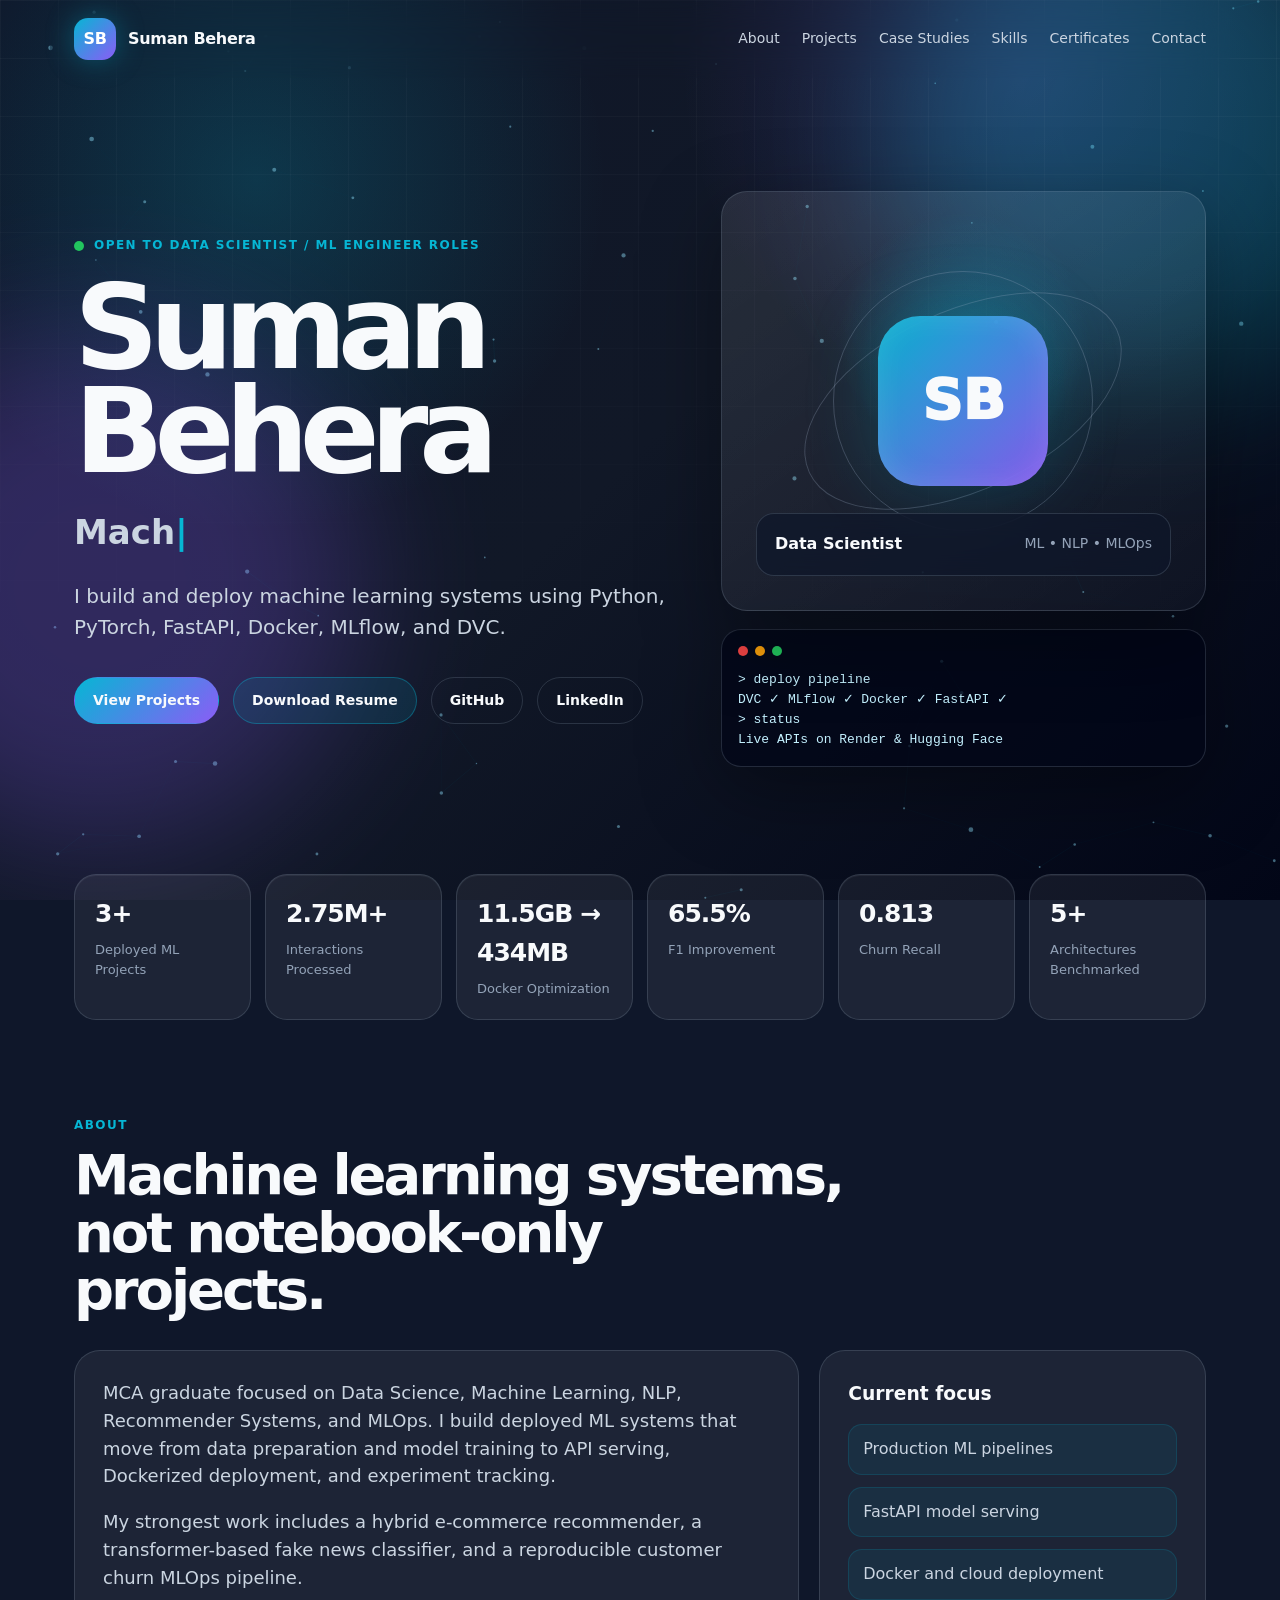
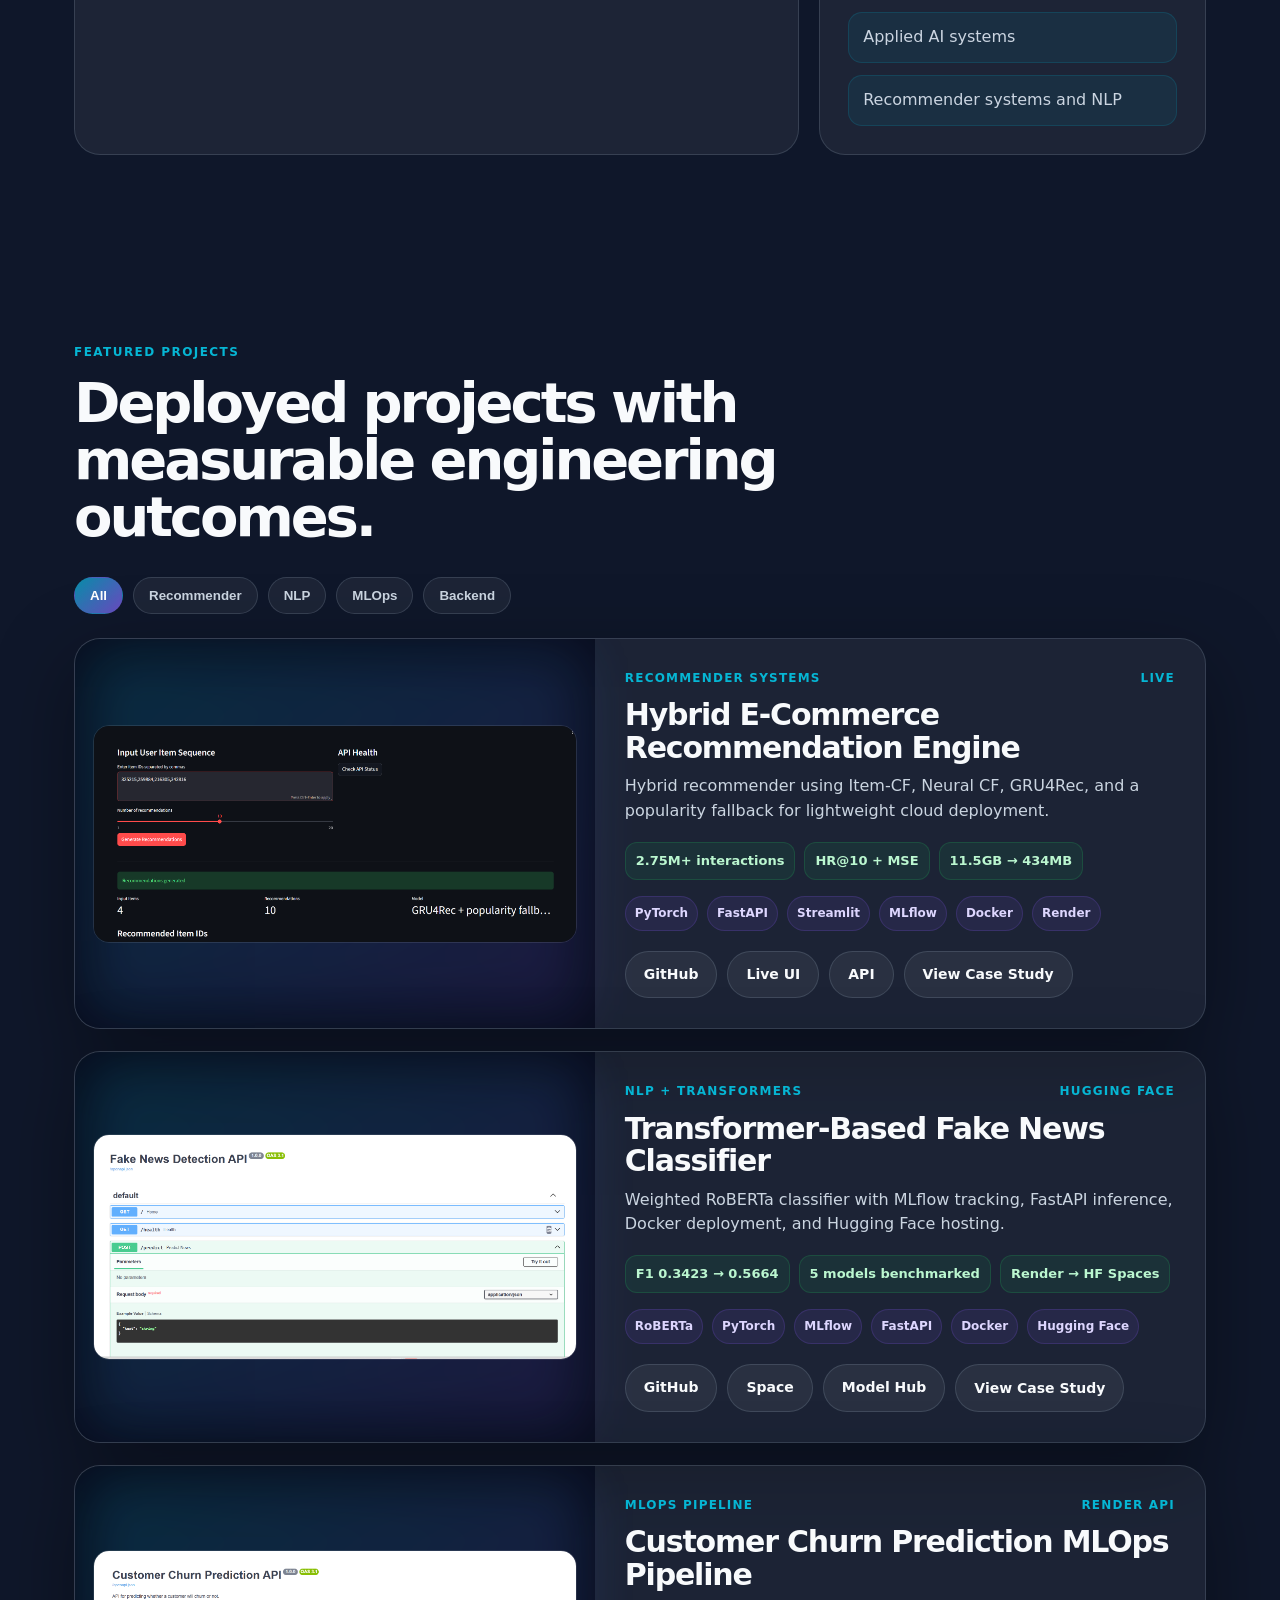
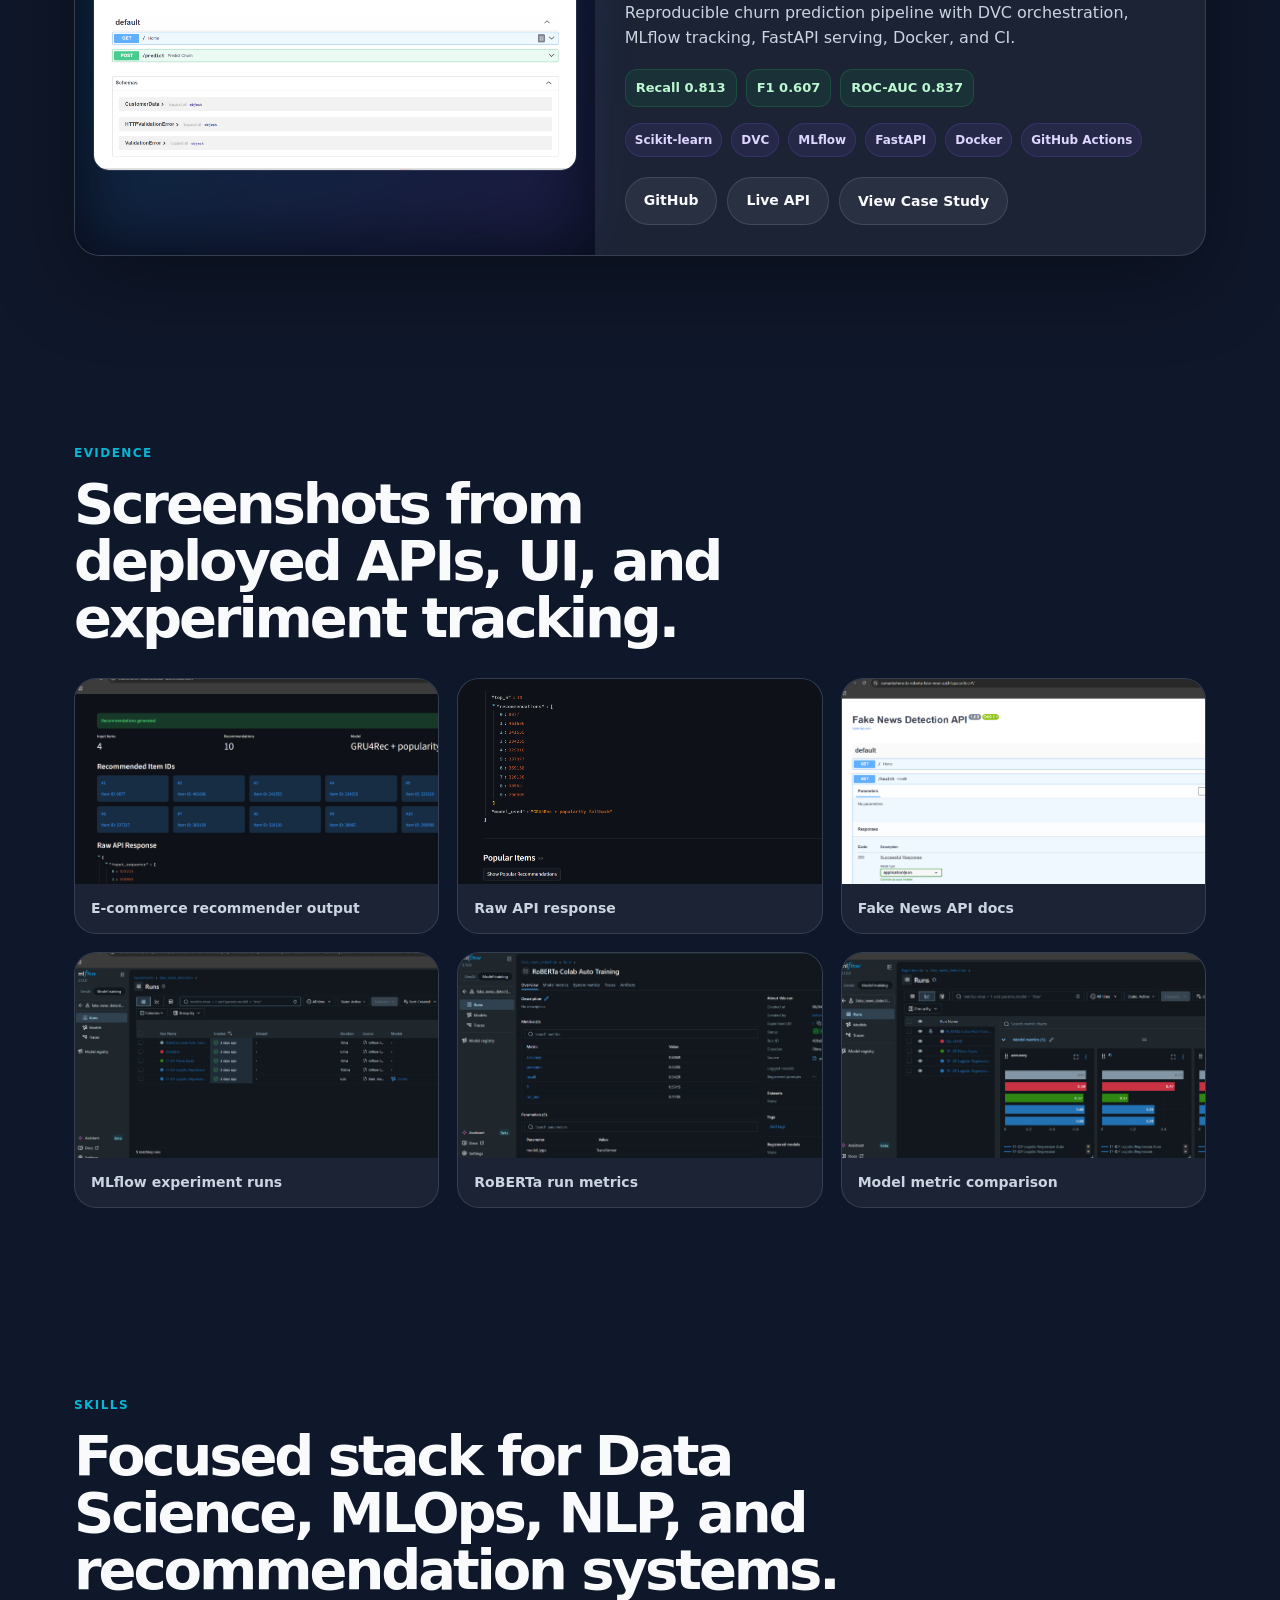
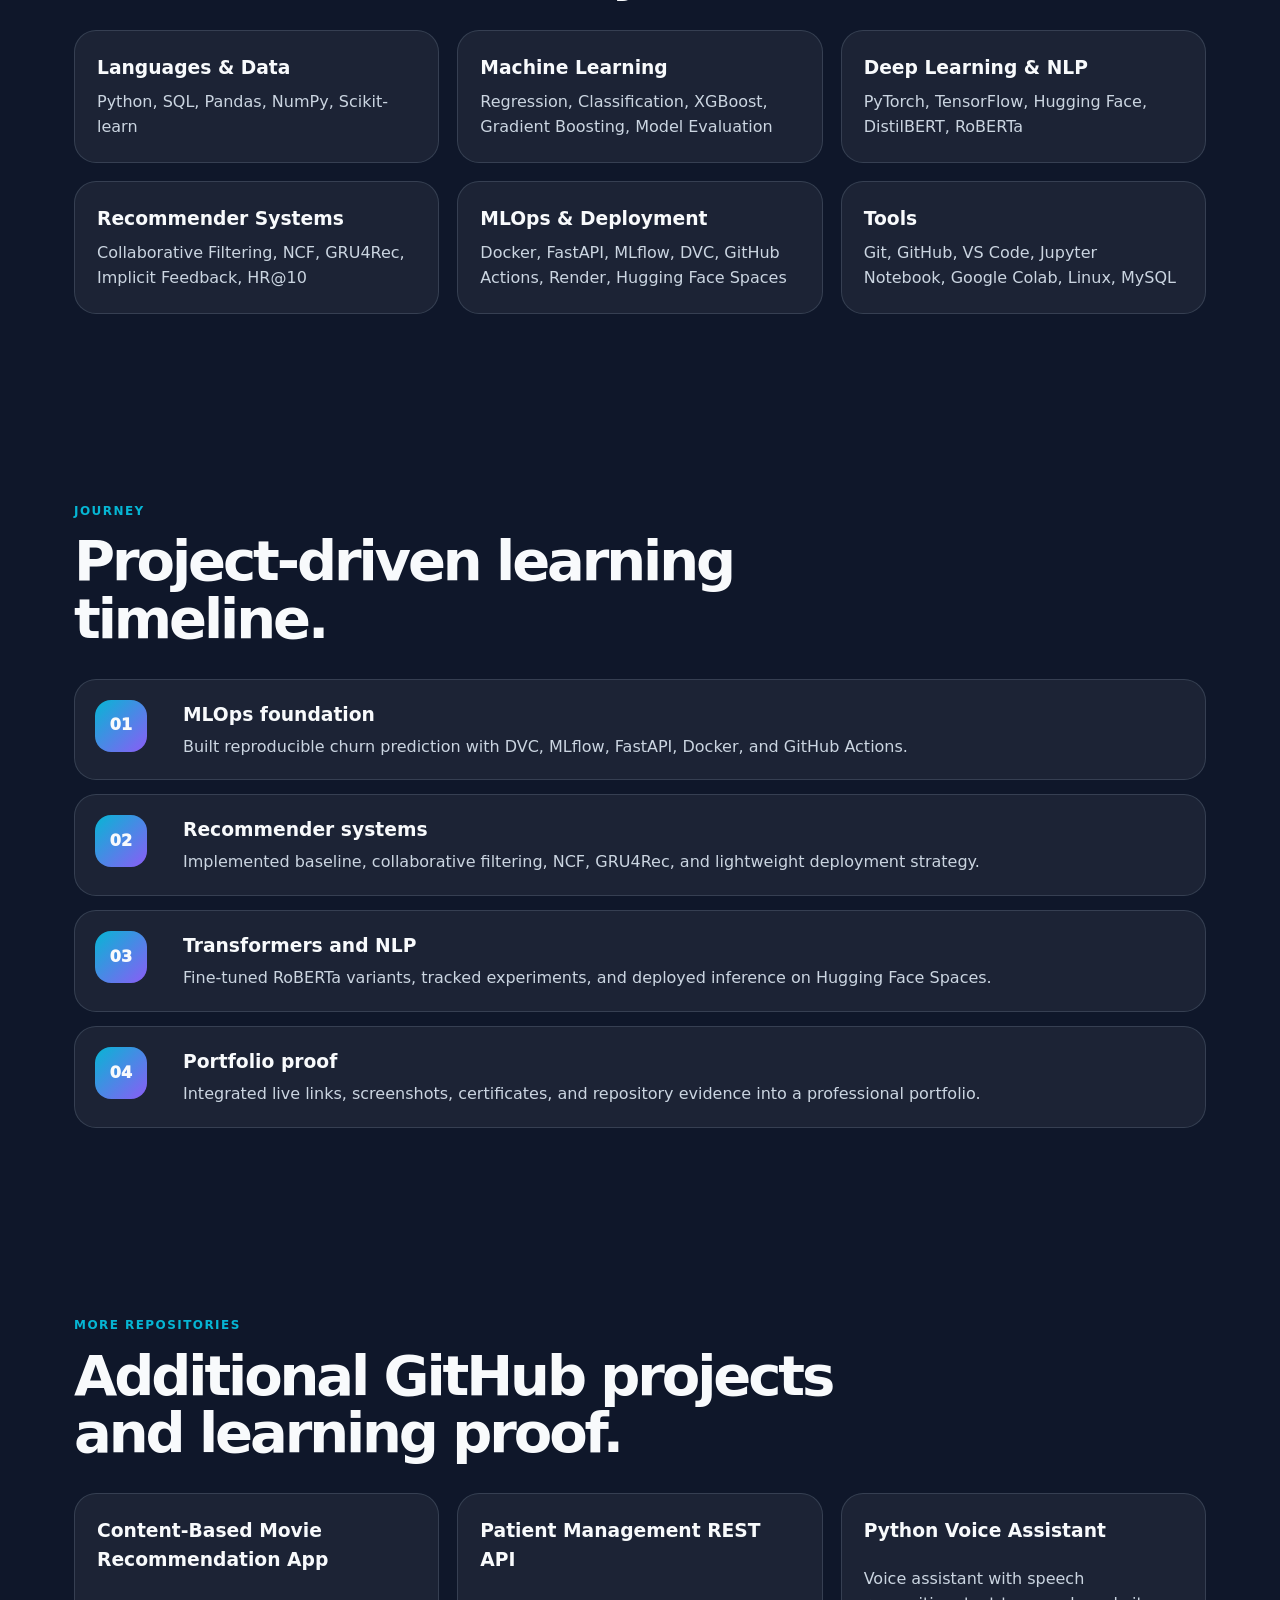
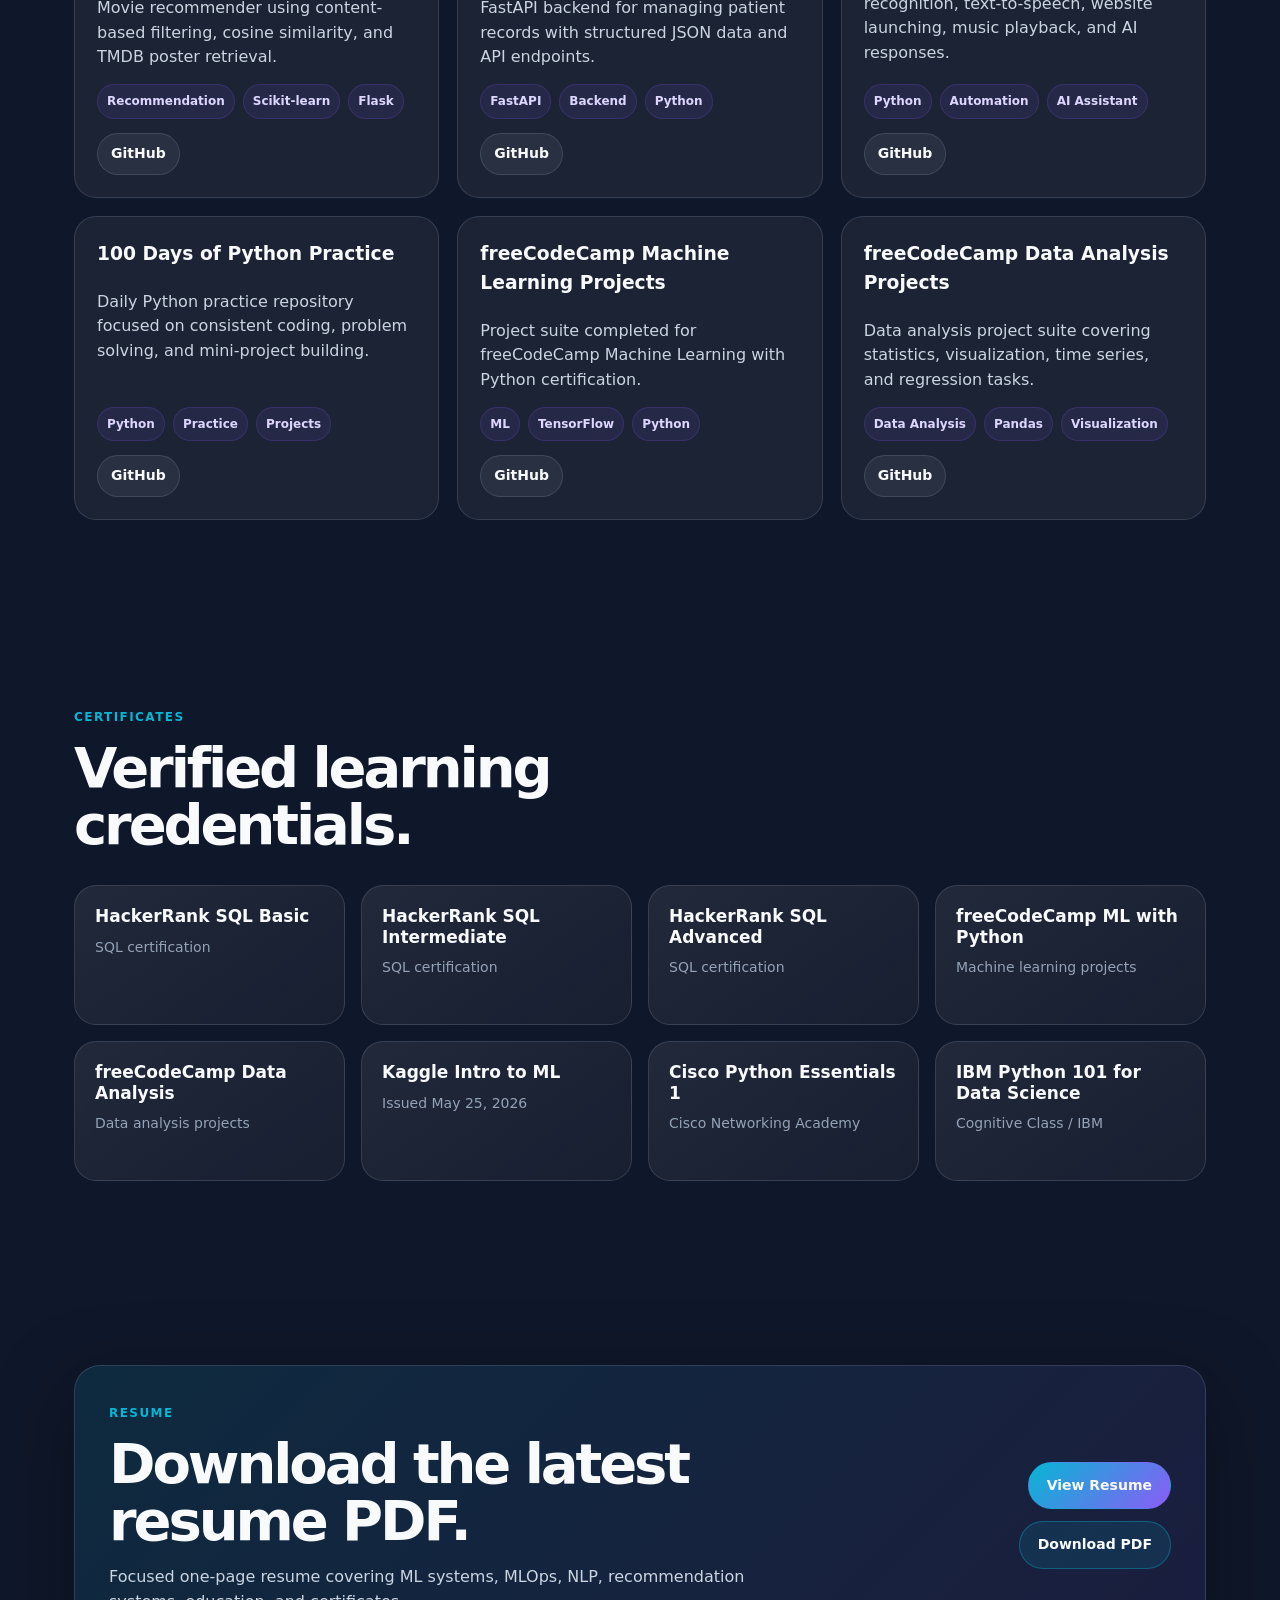
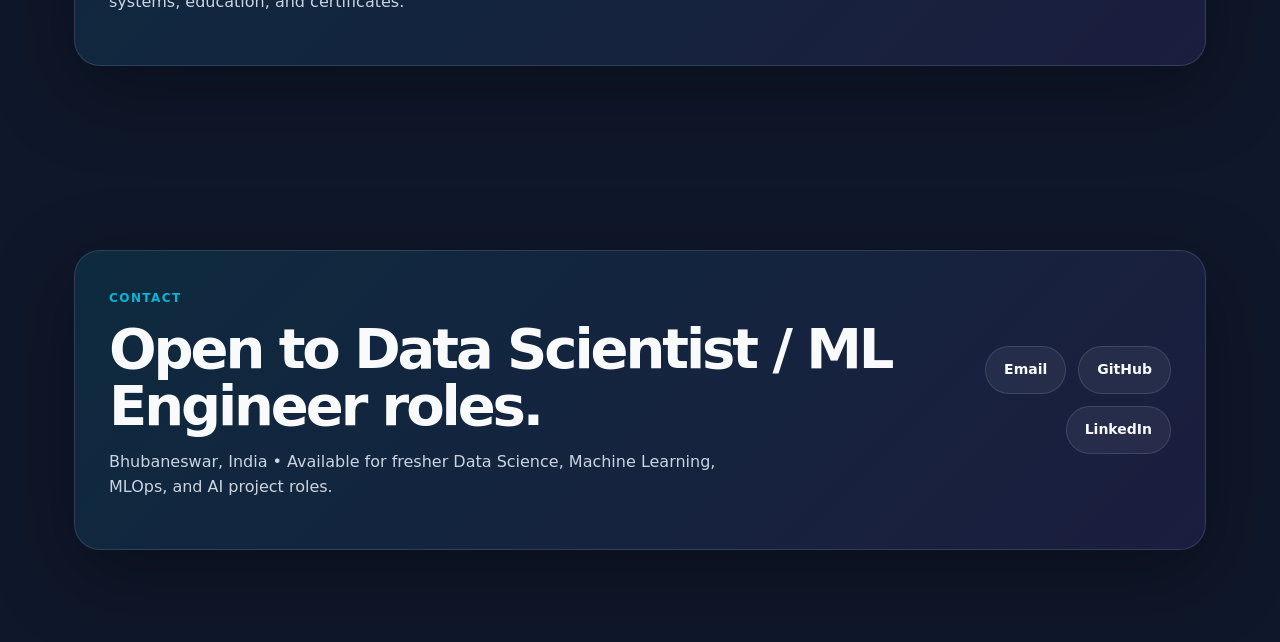
<file: index.html>
<!DOCTYPE html>
<html lang="en">
<head>
  <meta charset="UTF-8" />
  <meta name="viewport" content="width=device-width, initial-scale=1.0" />
  <meta name="description" content="Suman Behera - Data Scientist portfolio with deployed ML, MLOps, NLP, and recommender system projects." />
  <meta name="keywords" content="Suman Behera, Data Scientist, Machine Learning, MLOps, FastAPI, Docker, MLflow, DVC, PyTorch, Recommender Systems, NLP" />
  <meta name="author" content="Suman Behera" />
  <title>Suman Behera | Data Scientist Portfolio</title>
  <link rel="stylesheet" href="style.css" />
</head>
<body>
  <div class="site-bg">
    <canvas id="particleCanvas" aria-hidden="true"></canvas>
    <div class="gradient-orb orb-one"></div>
    <div class="gradient-orb orb-two"></div>
    <div class="grid-overlay"></div>
  </div>

  <header class="navbar" id="navbar">
    <a class="brand" href="#home" aria-label="Go to home">
      <span class="brand-mark">SB</span>
      <span class="brand-text">Suman Behera</span>
    </a>
    <nav class="nav-links" id="navLinks">
      <a href="#about">About</a>
      <a href="#projects">Projects</a>
      <a href="#case-studies">Case Studies</a>
      <a href="#skills">Skills</a>
      <a href="#certificates">Certificates</a>
      <a href="#contact">Contact</a>
    </nav>
    <button class="nav-toggle" id="navToggle" aria-label="Toggle navigation">☰</button>
  </header>

  <main>
    <section class="hero section" id="home">
      <div class="hero-content reveal">
        <div class="eyebrow"><span class="pulse-dot"></span> Open to Data Scientist / ML Engineer roles</div>
        <h1>Suman Behera</h1>
        <div class="typing-line" aria-label="Data Scientist, Machine Learning, MLOps">
          <span id="typedText"></span><span class="cursor">|</span>
        </div>
        <p class="hero-subtitle">I build and deploy machine learning systems using Python, PyTorch, FastAPI, Docker, MLflow, and DVC.</p>
        <div class="hero-actions">
          <a class="btn primary" href="#projects">View Projects</a>
          <a class="btn secondary" href="assets/resume/Suman_Behera_Resume.pdf" target="_blank" rel="noopener">Download Resume</a>
          <a class="btn ghost" href="https://github.com/sumanbehera-ds" target="_blank" rel="noopener">GitHub</a>
          <a class="btn ghost" href="https://www.linkedin.com/in/suman-01-behera" target="_blank" rel="noopener">LinkedIn</a>
        </div>
      </div>

      <aside class="hero-visual reveal delay-1" aria-label="Profile summary card">
        <div class="avatar-card">
          <div class="avatar-orbit orbit-a"></div>
          <div class="avatar-orbit orbit-b"></div>
          <div class="avatar-core">SB</div>
          <div class="avatar-meta">
            <strong>Data Scientist</strong>
            <span>ML • NLP • MLOps</span>
          </div>
        </div>
        <div class="mini-terminal">
          <div class="terminal-bar"><span></span><span></span><span></span></div>
          <pre><code>&gt; deploy pipeline
DVC ✓ MLflow ✓ Docker ✓ FastAPI ✓
&gt; status
Live APIs on Render & Hugging Face</code></pre>
        </div>
      </aside>
    </section>

    <section class="impact-strip reveal" aria-label="Impact metrics">
      <article><strong>3+</strong><span>Deployed ML Projects</span></article>
      <article><strong>2.75M+</strong><span>Interactions Processed</span></article>
      <article><strong>11.5GB → 434MB</strong><span>Docker Optimization</span></article>
      <article><strong>65.5%</strong><span>F1 Improvement</span></article>
      <article><strong>0.813</strong><span>Churn Recall</span></article>
      <article><strong>5+</strong><span>Architectures Benchmarked</span></article>
    </section>

    <section class="section about" id="about">
      <div class="section-header reveal">
        <span class="section-kicker">About</span>
        <h2>Machine learning systems, not notebook-only projects.</h2>
      </div>
      <div class="about-grid">
        <div class="about-card glass reveal">
          <p>MCA graduate focused on Data Science, Machine Learning, NLP, Recommender Systems, and MLOps. I build deployed ML systems that move from data preparation and model training to API serving, Dockerized deployment, and experiment tracking.</p>
          <p>My strongest work includes a hybrid e-commerce recommender, a transformer-based fake news classifier, and a reproducible customer churn MLOps pipeline.</p>
        </div>
        <div class="about-card stack-card reveal delay-1">
          <h3>Current focus</h3>
          <ul>
            <li>Production ML pipelines</li>
            <li>FastAPI model serving</li>
            <li>Docker and cloud deployment</li>
            <li>Applied AI systems</li>
            <li>Recommender systems and NLP</li>
          </ul>
        </div>
      </div>
    </section>

    <section class="section projects" id="projects">
      <div class="section-header reveal">
        <span class="section-kicker">Featured Projects</span>
        <h2>Deployed projects with measurable engineering outcomes.</h2>
      </div>

      <div class="filter-row reveal">
        <button class="filter-btn active" data-filter="all">All</button>
        <button class="filter-btn" data-filter="recommender">Recommender</button>
        <button class="filter-btn" data-filter="nlp">NLP</button>
        <button class="filter-btn" data-filter="mlops">MLOps</button>
        <button class="filter-btn" data-filter="backend">Backend</button>
      </div>

      <div class="project-grid">
        <article class="project-card featured reveal" data-category="recommender mlops">
          <div class="project-image frame-glow">
            <img src="assets/screenshots/ecommerce-results.png" alt="E-commerce recommender generated recommendations" />
          </div>
          <div class="project-body">
            <div class="project-topline"><span>Recommender Systems</span><span>Live</span></div>
            <h3>Hybrid E-Commerce Recommendation Engine</h3>
            <p>Hybrid recommender using Item-CF, Neural CF, GRU4Rec, and a popularity fallback for lightweight cloud deployment.</p>
            <div class="project-metrics">
              <span>2.75M+ interactions</span>
              <span>HR@10 + MSE</span>
              <span>11.5GB → 434MB</span>
            </div>
            <div class="tech-tags">
              <span>PyTorch</span><span>FastAPI</span><span>Streamlit</span><span>MLflow</span><span>Docker</span><span>Render</span>
            </div>
            <div class="project-actions">
              <a href="https://github.com/sumanbehera-ds/hybrid-ecommerce-recommender-system" target="_blank" rel="noopener">GitHub</a>
              <a href="https://ecommerce-recommender-ui.onrender.com" target="_blank" rel="noopener">Live UI</a>
              <a href="https://ecommerce-recommender-api-slg9.onrender.com" target="_blank" rel="noopener">API</a>
              <button class="case-btn" data-case="recommender">View Case Study</button>
            </div>
          </div>
        </article>

        <article class="project-card featured reveal" data-category="nlp mlops">
          <div class="project-image frame-glow">
            <img src="assets/screenshots/fake-news-docs-predict.png" alt="Fake News API Swagger docs predict endpoint" />
          </div>
          <div class="project-body">
            <div class="project-topline"><span>NLP + Transformers</span><span>Hugging Face</span></div>
            <h3>Transformer-Based Fake News Classifier</h3>
            <p>Weighted RoBERTa classifier with MLflow tracking, FastAPI inference, Docker deployment, and Hugging Face hosting.</p>
            <div class="project-metrics">
              <span>F1 0.3423 → 0.5664</span>
              <span>5 models benchmarked</span>
              <span>Render → HF Spaces</span>
            </div>
            <div class="tech-tags">
              <span>RoBERTa</span><span>PyTorch</span><span>MLflow</span><span>FastAPI</span><span>Docker</span><span>Hugging Face</span>
            </div>
            <div class="project-actions">
              <a href="https://github.com/sumanbehera-ds/transformer-fake-news-detection" target="_blank" rel="noopener">GitHub</a>
              <a href="https://huggingface.co/spaces/sumanbehera-ds/roberta-fake-news-api" target="_blank" rel="noopener">Space</a>
              <a href="https://huggingface.co/sumanbehera-ds/roberta-fake-news-detector" target="_blank" rel="noopener">Model Hub</a>
              <button class="case-btn" data-case="fakeNews">View Case Study</button>
            </div>
          </div>
        </article>

        <article class="project-card featured reveal" data-category="mlops backend">
          <div class="project-image frame-glow">
            <img src="assets/screenshots/churn-api-docs.png" alt="Customer churn FastAPI Swagger docs" />
          </div>
          <div class="project-body">
            <div class="project-topline"><span>MLOps Pipeline</span><span>Render API</span></div>
            <h3>Customer Churn Prediction MLOps Pipeline</h3>
            <p>Reproducible churn prediction pipeline with DVC orchestration, MLflow tracking, FastAPI serving, Docker, and CI.</p>
            <div class="project-metrics">
              <span>Recall 0.813</span>
              <span>F1 0.607</span>
              <span>ROC-AUC 0.837</span>
            </div>
            <div class="tech-tags">
              <span>Scikit-learn</span><span>DVC</span><span>MLflow</span><span>FastAPI</span><span>Docker</span><span>GitHub Actions</span>
            </div>
            <div class="project-actions">
              <a href="https://github.com/sumanbehera-ds/customer-churn-mlops-pipeline" target="_blank" rel="noopener">GitHub</a>
              <a href="https://customer-churn-mlops-pipeline-85tj.onrender.com" target="_blank" rel="noopener">Live API</a>
              <button class="case-btn" data-case="churn">View Case Study</button>
            </div>
          </div>
        </article>
      </div>
    </section>

    <section class="section screenshots" id="case-studies">
      <div class="section-header reveal">
        <span class="section-kicker">Evidence</span>
        <h2>Screenshots from deployed APIs, UI, and experiment tracking.</h2>
      </div>
      <div class="screenshot-grid reveal">
        <figure><img src="assets/screenshots/ecommerce-generated-full.png" alt="Recommender generated recommendations" /><figcaption>E-commerce recommender output</figcaption></figure>
        <figure><img src="assets/screenshots/ecommerce-api-response.png" alt="Raw recommender API response" /><figcaption>Raw API response</figcaption></figure>
        <figure><img src="assets/screenshots/fake-news-docs-health.png" alt="Fake News API docs health endpoint" /><figcaption>Fake News API docs</figcaption></figure>
        <figure><img src="assets/screenshots/mlflow-runs.png" alt="MLflow experiment runs" /><figcaption>MLflow experiment runs</figcaption></figure>
        <figure><img src="assets/screenshots/mlflow-run-details.png" alt="MLflow RoBERTa run details" /><figcaption>RoBERTa run metrics</figcaption></figure>
        <figure><img src="assets/screenshots/mlflow-metric-charts.png" alt="MLflow metric charts" /><figcaption>Model metric comparison</figcaption></figure>
      </div>
    </section>

    <section class="section skills" id="skills">
      <div class="section-header reveal">
        <span class="section-kicker">Skills</span>
        <h2>Focused stack for Data Science, MLOps, NLP, and recommendation systems.</h2>
      </div>
      <div class="skill-grid reveal">
        <article><h3>Languages & Data</h3><p>Python, SQL, Pandas, NumPy, Scikit-learn</p></article>
        <article><h3>Machine Learning</h3><p>Regression, Classification, XGBoost, Gradient Boosting, Model Evaluation</p></article>
        <article><h3>Deep Learning & NLP</h3><p>PyTorch, TensorFlow, Hugging Face, DistilBERT, RoBERTa</p></article>
        <article><h3>Recommender Systems</h3><p>Collaborative Filtering, NCF, GRU4Rec, Implicit Feedback, HR@10</p></article>
        <article><h3>MLOps & Deployment</h3><p>Docker, FastAPI, MLflow, DVC, GitHub Actions, Render, Hugging Face Spaces</p></article>
        <article><h3>Tools</h3><p>Git, GitHub, VS Code, Jupyter Notebook, Google Colab, Linux, MySQL</p></article>
      </div>
    </section>

    <section class="section timeline" id="journey">
      <div class="section-header reveal">
        <span class="section-kicker">Journey</span>
        <h2>Project-driven learning timeline.</h2>
      </div>
      <div class="timeline-list reveal">
        <article><span>01</span><div><h3>MLOps foundation</h3><p>Built reproducible churn prediction with DVC, MLflow, FastAPI, Docker, and GitHub Actions.</p></div></article>
        <article><span>02</span><div><h3>Recommender systems</h3><p>Implemented baseline, collaborative filtering, NCF, GRU4Rec, and lightweight deployment strategy.</p></div></article>
        <article><span>03</span><div><h3>Transformers and NLP</h3><p>Fine-tuned RoBERTa variants, tracked experiments, and deployed inference on Hugging Face Spaces.</p></div></article>
        <article><span>04</span><div><h3>Portfolio proof</h3><p>Integrated live links, screenshots, certificates, and repository evidence into a professional portfolio.</p></div></article>
      </div>
    </section>

    <section class="section repositories" id="repositories">
      <div class="section-header reveal">
        <span class="section-kicker">More Repositories</span>
        <h2>Additional GitHub projects and learning proof.</h2>
      </div>
      <div class="repo-grid reveal">
        <article><h3>Content-Based Movie Recommendation App</h3><p>Movie recommender using content-based filtering, cosine similarity, and TMDB poster retrieval.</p><div><span>Recommendation</span><span>Scikit-learn</span><span>Flask</span></div><a href="https://github.com/sumanbehera-ds/ml-movie-recommender" target="_blank" rel="noopener">GitHub</a></article>
        <article><h3>Patient Management REST API</h3><p>FastAPI backend for managing patient records with structured JSON data and API endpoints.</p><div><span>FastAPI</span><span>Backend</span><span>Python</span></div><a href="https://github.com/sumanbehera-ds/fastapi-patient-management-api" target="_blank" rel="noopener">GitHub</a></article>
        <article><h3>Python Voice Assistant</h3><p>Voice assistant with speech recognition, text-to-speech, website launching, music playback, and AI responses.</p><div><span>Python</span><span>Automation</span><span>AI Assistant</span></div><a href="https://github.com/sumanbehera-ds/JARVIS-MEGE-PROJECT" target="_blank" rel="noopener">GitHub</a></article>
        <article><h3>100 Days of Python Practice</h3><p>Daily Python practice repository focused on consistent coding, problem solving, and mini-project building.</p><div><span>Python</span><span>Practice</span><span>Projects</span></div><a href="https://github.com/sumanbehera-ds/100-days-of-python-mini-projects" target="_blank" rel="noopener">GitHub</a></article>
        <article><h3>freeCodeCamp Machine Learning Projects</h3><p>Project suite completed for freeCodeCamp Machine Learning with Python certification.</p><div><span>ML</span><span>TensorFlow</span><span>Python</span></div><a href="https://github.com/sumanbehera-ds/freecodecamp-machine-learning" target="_blank" rel="noopener">GitHub</a></article>
        <article><h3>freeCodeCamp Data Analysis Projects</h3><p>Data analysis project suite covering statistics, visualization, time series, and regression tasks.</p><div><span>Data Analysis</span><span>Pandas</span><span>Visualization</span></div><a href="https://github.com/sumanbehera-ds/freecodecamp-data-analysis" target="_blank" rel="noopener">GitHub</a></article>
      </div>
    </section>

    <section class="section certificates" id="certificates">
      <div class="section-header reveal">
        <span class="section-kicker">Certificates</span>
        <h2>Verified learning credentials.</h2>
      </div>
      <div class="cert-grid reveal">
        <a href="https://www.hackerrank.com/certificates/263adc0590ca" target="_blank" rel="noopener"><strong>HackerRank SQL Basic</strong><span>SQL certification</span></a>
        <a href="https://www.hackerrank.com/certificates/58d46fdcaf39" target="_blank" rel="noopener"><strong>HackerRank SQL Intermediate</strong><span>SQL certification</span></a>
        <a href="https://www.hackerrank.com/certificates/bc74e6e40852" target="_blank" rel="noopener"><strong>HackerRank SQL Advanced</strong><span>SQL certification</span></a>
        <a href="https://freecodecamp.org/certification/sumanbehera-ds/machine-learning-with-python-v7" target="_blank" rel="noopener"><strong>freeCodeCamp ML with Python</strong><span>Machine learning projects</span></a>
        <a href="https://freecodecamp.org/certification/sumanbehera-ds/data-analysis-with-python-v7" target="_blank" rel="noopener"><strong>freeCodeCamp Data Analysis</strong><span>Data analysis projects</span></a>
        <a href="https://www.kaggle.com/learn/certification/sumanbehera01/intro-to-machine-learning" target="_blank" rel="noopener"><strong>Kaggle Intro to ML</strong><span>Issued May 25, 2026</span></a>
        <a href="assets/certificates/Cisco_Python_Essentials_1.pdf" target="_blank" rel="noopener"><strong>Cisco Python Essentials 1</strong><span>Cisco Networking Academy</span></a>
        <a href="https://courses.cognitiveclass.ai/certificates/c2005e0d2fef4bd1b88272810779b96e" target="_blank" rel="noopener"><strong>IBM Python 101 for Data Science</strong><span>Cognitive Class / IBM</span></a>
      </div>
    </section>

    <section class="section resume" id="resume">
      <div class="resume-panel reveal">
        <div>
          <span class="section-kicker">Resume</span>
          <h2>Download the latest resume PDF.</h2>
          <p>Focused one-page resume covering ML systems, MLOps, NLP, recommendation systems, education, and certificates.</p>
        </div>
        <div class="resume-actions">
          <a class="btn primary" href="assets/resume/Suman_Behera_Resume.pdf" target="_blank" rel="noopener">View Resume</a>
          <a class="btn secondary" href="assets/resume/Suman_Behera_Resume.pdf" download>Download PDF</a>
        </div>
      </div>
    </section>

    <section class="section contact" id="contact">
      <div class="contact-card reveal">
        <div>
          <span class="section-kicker">Contact</span>
          <h2>Open to Data Scientist / ML Engineer roles.</h2>
          <p>Bhubaneswar, India • Available for fresher Data Science, Machine Learning, MLOps, and AI project roles.</p>
        </div>
        <div class="contact-links">
          <a href="mailto:beherasuman44444@gmail.com">Email</a>
          <a href="https://github.com/sumanbehera-ds" target="_blank" rel="noopener">GitHub</a>
          <a href="https://www.linkedin.com/in/suman-01-behera" target="_blank" rel="noopener">LinkedIn</a>
        </div>
      </div>
    </section>
  </main>

  <div class="modal" id="caseModal" aria-hidden="true">
    <div class="modal-backdrop" data-close-modal></div>
    <div class="modal-panel" role="dialog" aria-modal="true" aria-labelledby="modalTitle">
      <button class="modal-close" data-close-modal aria-label="Close case study">×</button>
      <div id="modalContent"></div>
    </div>
  </div>

  <button class="back-to-top" id="backToTop" aria-label="Back to top">↑</button>
  <script src="script.js"></script>
</body>
</html>
</file>
<file: style.css>
:root {
  --bg: #0f172a;
  --bg-2: #111827;
  --card: rgba(15, 23, 42, 0.72);
  --card-strong: rgba(15, 23, 42, 0.92);
  --text: #f8fafc;
  --muted: #94a3b8;
  --muted-2: #cbd5e1;
  --cyan: #06b6d4;
  --purple: #8b5cf6;
  --green: #22c55e;
  --border: rgba(148, 163, 184, 0.22);
  --shadow: 0 24px 80px rgba(0, 0, 0, 0.35);
  --radius: 26px;
  --max: 1180px;
}

* { box-sizing: border-box; }
html { scroll-behavior: smooth; }
body {
  margin: 0;
  font-family: Inter, ui-sans-serif, system-ui, -apple-system, BlinkMacSystemFont, "Segoe UI", sans-serif;
  color: var(--text);
  background: var(--bg);
  line-height: 1.55;
  overflow-x: hidden;
}

a { color: inherit; text-decoration: none; }
img { max-width: 100%; display: block; }
button, a { -webkit-tap-highlight-color: transparent; }

.site-bg { position: fixed; inset: 0; z-index: -5; overflow: hidden; background: radial-gradient(circle at 20% 20%, rgba(6, 182, 212, .20), transparent 28%), radial-gradient(circle at 80% 8%, rgba(139, 92, 246, .21), transparent 26%), linear-gradient(135deg, #0f172a 0%, #111827 50%, #020617 100%); }
#particleCanvas { position: absolute; inset: 0; width: 100%; height: 100%; opacity: .60; }
.gradient-orb { position: absolute; width: 520px; height: 520px; border-radius: 999px; filter: blur(72px); opacity: .26; animation: drift 12s ease-in-out infinite alternate; }
.orb-one { top: -130px; right: -120px; background: var(--cyan); }
.orb-two { bottom: 6%; left: -160px; background: var(--purple); animation-delay: -4s; }
.grid-overlay { position: absolute; inset: 0; background-image: linear-gradient(rgba(255,255,255,.04) 1px, transparent 1px), linear-gradient(90deg, rgba(255,255,255,.04) 1px, transparent 1px); background-size: 58px 58px; mask-image: linear-gradient(to bottom, rgba(0,0,0,.85), transparent 80%); }
@keyframes drift { from { transform: translate3d(-20px, 12px, 0) scale(.96); } to { transform: translate3d(26px, -18px, 0) scale(1.05); } }

.navbar { position: sticky; top: 0; z-index: 50; display: flex; align-items: center; justify-content: space-between; max-width: var(--max); margin: 0 auto; padding: 18px 24px; backdrop-filter: blur(18px); }
.navbar.scrolled { background: rgba(15, 23, 42, .78); border: 1px solid var(--border); border-top: 0; border-radius: 0 0 22px 22px; box-shadow: var(--shadow); }
.brand { display: inline-flex; align-items: center; gap: 12px; font-weight: 800; letter-spacing: -.02em; }
.brand-mark { width: 42px; height: 42px; display: grid; place-items: center; border-radius: 14px; color: #fff; background: linear-gradient(135deg, var(--cyan), var(--purple)); box-shadow: 0 0 28px rgba(6, 182, 212, .35); }
.nav-links { display: flex; align-items: center; gap: 22px; color: var(--muted-2); font-size: 14px; }
.nav-links a { transition: color .2s ease; }
.nav-links a:hover { color: var(--cyan); }
.nav-toggle { display: none; background: rgba(255,255,255,.06); color: var(--text); border: 1px solid var(--border); border-radius: 12px; padding: 8px 12px; font-size: 22px; }

.section { max-width: var(--max); margin: 0 auto; padding: 92px 24px; }
.hero { min-height: calc(100vh - 80px); display: grid; grid-template-columns: minmax(0, 1.1fr) minmax(320px, .9fr); align-items: center; gap: 54px; padding-top: 74px; }
.eyebrow, .section-kicker { display: inline-flex; align-items: center; gap: 10px; color: var(--cyan); text-transform: uppercase; letter-spacing: .12em; font-size: 12px; font-weight: 800; }
.pulse-dot { width: 10px; height: 10px; border-radius: 999px; background: var(--green); box-shadow: 0 0 0 rgba(34, 197, 94, .9); animation: pulse 1.7s infinite; }
@keyframes pulse { 0% { box-shadow: 0 0 0 0 rgba(34,197,94,.7); } 70% { box-shadow: 0 0 0 12px rgba(34,197,94,0); } 100% { box-shadow: 0 0 0 0 rgba(34,197,94,0); } }
.hero h1 { margin: 18px 0 0; font-size: clamp(58px, 10vw, 118px); line-height: .88; letter-spacing: -.08em; }
.typing-line { margin: 22px 0 0; min-height: 38px; color: var(--muted-2); font-size: clamp(22px, 3vw, 34px); font-weight: 800; }
.cursor { color: var(--cyan); animation: blink .8s infinite; }
@keyframes blink { 50% { opacity: 0; } }
.hero-subtitle { max-width: 740px; margin: 22px 0 0; font-size: 20px; color: var(--muted-2); }
.hero-actions { display: flex; flex-wrap: wrap; gap: 14px; margin-top: 34px; }
.btn, .project-actions a, .project-actions button, .repo-grid a, .contact-links a { border: 1px solid var(--border); color: var(--text); background: rgba(255,255,255,.06); border-radius: 999px; padding: 12px 18px; font-weight: 800; font-size: 14px; transition: transform .2s ease, border-color .2s ease, background .2s ease, box-shadow .2s ease; cursor: pointer; }
.btn:hover, .project-actions a:hover, .project-actions button:hover, .repo-grid a:hover, .contact-links a:hover { transform: translateY(-2px); border-color: rgba(6, 182, 212, .65); box-shadow: 0 0 28px rgba(6, 182, 212, .16); }
.btn.primary { background: linear-gradient(135deg, var(--cyan), var(--purple)); border-color: transparent; }
.btn.secondary { background: rgba(6, 182, 212, .12); border-color: rgba(6, 182, 212, .36); }
.btn.ghost { background: transparent; }

.hero-visual { display: grid; gap: 18px; }
.avatar-card { position: relative; min-height: 420px; display: grid; place-items: center; border: 1px solid var(--border); border-radius: var(--radius); background: linear-gradient(145deg, rgba(255,255,255,.09), rgba(255,255,255,.03)); overflow: hidden; box-shadow: var(--shadow); }
.avatar-card::before { content: ""; position: absolute; inset: -2px; background: radial-gradient(circle at 50% 35%, rgba(6, 182, 212, .25), transparent 34%); }
.avatar-core { position: relative; width: 170px; height: 170px; display: grid; place-items: center; border-radius: 42px; background: linear-gradient(135deg, rgba(6,182,212,.95), rgba(139,92,246,.95)); font-size: 56px; font-weight: 1000; box-shadow: 0 0 72px rgba(6,182,212,.24), inset 0 0 30px rgba(255,255,255,.12); }
.avatar-orbit { position: absolute; border: 1px solid rgba(148, 163, 184, .30); border-radius: 50%; }
.orbit-a { width: 260px; height: 260px; animation: spin 14s linear infinite; }
.orbit-b { width: 340px; height: 180px; transform: rotate(-25deg); animation: spinReverse 16s linear infinite; }
.avatar-meta { position: absolute; bottom: 34px; left: 34px; right: 34px; display: flex; align-items: center; justify-content: space-between; gap: 12px; padding: 18px; border-radius: 18px; border: 1px solid var(--border); background: rgba(15, 23, 42, .72); backdrop-filter: blur(14px); }
.avatar-meta span { color: var(--muted); font-size: 14px; }
@keyframes spin { to { transform: rotate(360deg); } }
@keyframes spinReverse { to { transform: rotate(-385deg); } }
.mini-terminal { border: 1px solid var(--border); background: rgba(2, 6, 23, .75); border-radius: 20px; padding: 16px; box-shadow: var(--shadow); }
.terminal-bar { display: flex; gap: 7px; margin-bottom: 14px; }
.terminal-bar span { width: 10px; height: 10px; border-radius: 50%; background: var(--muted); }
.terminal-bar span:first-child { background: #ef4444; } .terminal-bar span:nth-child(2) { background: #f59e0b; } .terminal-bar span:nth-child(3) { background: #22c55e; }
.mini-terminal pre { margin: 0; white-space: pre-wrap; color: #c4f1ff; font-size: 13px; }

.impact-strip { max-width: var(--max); margin: -24px auto 0; padding: 0 24px; display: grid; grid-template-columns: repeat(6, 1fr); gap: 14px; }
.impact-strip article { min-height: 122px; padding: 20px; border: 1px solid var(--border); border-radius: 22px; background: rgba(255,255,255,.06); box-shadow: inset 0 1px 0 rgba(255,255,255,.06); }
.impact-strip strong { display: block; font-size: 25px; letter-spacing: -.04em; color: var(--text); }
.impact-strip span { display: block; color: var(--muted); margin-top: 6px; font-size: 13px; }

.section-header { max-width: 780px; margin-bottom: 32px; }
.section-header h2, .resume h2, .contact h2 { margin: 10px 0 0; font-size: clamp(32px, 5vw, 56px); line-height: 1.02; letter-spacing: -.055em; }
.about-grid { display: grid; grid-template-columns: 1.5fr .8fr; gap: 20px; }
.about-card { border: 1px solid var(--border); border-radius: var(--radius); padding: 28px; background: rgba(255,255,255,.06); }
.about-card p { color: var(--muted-2); font-size: 18px; }
.about-card p:first-child { margin-top: 0; }
.stack-card h3 { margin: 0 0 16px; }
.stack-card ul { display: grid; gap: 12px; margin: 0; padding: 0; list-style: none; color: var(--muted-2); }
.stack-card li { padding: 12px 14px; border-radius: 14px; background: rgba(6, 182, 212, .08); border: 1px solid rgba(6, 182, 212, .16); }

.filter-row { display: flex; flex-wrap: wrap; gap: 10px; margin-bottom: 24px; }
.filter-btn { color: var(--muted-2); background: rgba(255,255,255,.06); border: 1px solid var(--border); border-radius: 999px; padding: 10px 15px; cursor: pointer; font-weight: 800; }
.filter-btn.active { color: #fff; background: linear-gradient(135deg, rgba(6,182,212,.75), rgba(139,92,246,.75)); border-color: transparent; }
.project-grid { display: grid; grid-template-columns: 1fr; gap: 22px; }
.project-card { display: grid; grid-template-columns: .92fr 1.08fr; gap: 0; border: 1px solid var(--border); border-radius: var(--radius); background: rgba(255,255,255,.055); overflow: hidden; box-shadow: var(--shadow); }
.project-card.hidden { display: none; }
.project-image { min-height: 100%; background: rgba(2, 6, 23, .70); padding: 18px; display: grid; place-items: center; }
.project-image img { border-radius: 16px; border: 1px solid rgba(255,255,255,.10); object-fit: cover; width: 100%; max-height: 360px; }
.frame-glow { position: relative; }
.frame-glow::before { content: ""; position: absolute; inset: 12px; border-radius: 20px; background: linear-gradient(135deg, rgba(6,182,212,.24), rgba(139,92,246,.20)); filter: blur(28px); opacity: .75; }
.frame-glow img { position: relative; }
.project-body { padding: 30px; }
.project-topline { display: flex; justify-content: space-between; gap: 10px; color: var(--cyan); font-size: 12px; font-weight: 900; text-transform: uppercase; letter-spacing: .10em; }
.project-body h3 { margin: 12px 0 10px; font-size: 30px; letter-spacing: -.04em; line-height: 1.08; }
.project-body p { color: var(--muted-2); margin: 0 0 18px; }
.project-metrics, .tech-tags { display: flex; flex-wrap: wrap; gap: 9px; margin: 16px 0; }
.project-metrics span { padding: 8px 10px; border-radius: 12px; background: rgba(34,197,94,.09); color: #bbf7d0; border: 1px solid rgba(34,197,94,.18); font-weight: 700; font-size: 13px; }
.tech-tags span, .repo-grid span { padding: 7px 9px; border-radius: 999px; background: rgba(139,92,246,.10); color: #ddd6fe; border: 1px solid rgba(139,92,246,.18); font-size: 12px; font-weight: 700; }
.project-actions { display: flex; flex-wrap: wrap; gap: 10px; margin-top: 20px; }
.project-actions button { font-family: inherit; }

.screenshot-grid { display: grid; grid-template-columns: repeat(3, 1fr); gap: 18px; }
.screenshot-grid figure { margin: 0; border: 1px solid var(--border); border-radius: 22px; background: rgba(255,255,255,.055); overflow: hidden; }
.screenshot-grid img { width: 100%; aspect-ratio: 16 / 9; object-fit: cover; object-position: top left; }
.screenshot-grid figcaption { padding: 14px 16px; color: var(--muted-2); font-weight: 800; font-size: 14px; }

.skill-grid { display: grid; grid-template-columns: repeat(3, 1fr); gap: 18px; }
.skill-grid article, .repo-grid article { border: 1px solid var(--border); background: rgba(255,255,255,.055); border-radius: 22px; padding: 22px; transition: transform .2s ease, border-color .2s ease, box-shadow .2s ease; }
.skill-grid article:hover, .repo-grid article:hover, .cert-grid a:hover { transform: translateY(-4px); border-color: rgba(6,182,212,.42); box-shadow: 0 0 40px rgba(6,182,212,.10); }
.skill-grid h3, .repo-grid h3 { margin: 0 0 8px; }
.skill-grid p, .repo-grid p { color: var(--muted-2); margin: 0; }

.timeline-list { display: grid; gap: 14px; }
.timeline-list article { display: grid; grid-template-columns: 70px 1fr; gap: 18px; align-items: start; border: 1px solid var(--border); background: rgba(255,255,255,.055); border-radius: 22px; padding: 20px; }
.timeline-list span { width: 52px; height: 52px; display: grid; place-items: center; border-radius: 16px; background: linear-gradient(135deg, var(--cyan), var(--purple)); font-weight: 1000; }
.timeline-list h3 { margin: 0 0 6px; }
.timeline-list p { margin: 0; color: var(--muted-2); }

.repo-grid { display: grid; grid-template-columns: repeat(3, 1fr); gap: 18px; }
.repo-grid article { display: flex; flex-direction: column; gap: 14px; }
.repo-grid div { display: flex; flex-wrap: wrap; gap: 8px; margin-top: auto; }
.repo-grid a { align-self: flex-start; padding: 9px 13px; }

.cert-grid { display: grid; grid-template-columns: repeat(4, 1fr); gap: 16px; }
.cert-grid a { min-height: 140px; padding: 20px; border-radius: 22px; border: 1px solid var(--border); background: linear-gradient(145deg, rgba(255,255,255,.08), rgba(255,255,255,.035)); transition: transform .2s ease, border-color .2s ease, box-shadow .2s ease; }
.cert-grid strong { display: block; font-size: 17px; line-height: 1.2; }
.cert-grid span { display: block; color: var(--muted); margin-top: 10px; font-size: 14px; }

.resume-panel, .contact-card { display: flex; justify-content: space-between; align-items: center; gap: 26px; border: 1px solid var(--border); background: linear-gradient(135deg, rgba(6,182,212,.12), rgba(139,92,246,.10)); border-radius: var(--radius); padding: 34px; box-shadow: var(--shadow); }
.resume-panel p, .contact-card p { color: var(--muted-2); max-width: 650px; }
.resume-actions, .contact-links { display: flex; flex-wrap: wrap; gap: 12px; justify-content: flex-end; }

.modal { position: fixed; inset: 0; z-index: 100; display: none; }
.modal.open { display: block; }
.modal-backdrop { position: absolute; inset: 0; background: rgba(2,6,23,.76); backdrop-filter: blur(10px); }
.modal-panel { position: relative; max-width: 920px; max-height: 86vh; overflow: auto; margin: 7vh auto; border: 1px solid var(--border); background: #0b1223; border-radius: 28px; padding: 32px; box-shadow: var(--shadow); }
.modal-close { position: sticky; float: right; top: 0; margin-left: 16px; width: 42px; height: 42px; border-radius: 50%; border: 1px solid var(--border); background: rgba(255,255,255,.08); color: var(--text); font-size: 26px; cursor: pointer; }
.modal h2 { margin-top: 0; font-size: 38px; letter-spacing: -.045em; }
.modal h3 { margin-top: 26px; color: var(--cyan); }
.modal p, .modal li { color: var(--muted-2); }
.modal ul { padding-left: 20px; }
.modal .modal-links { display: flex; flex-wrap: wrap; gap: 10px; margin-top: 22px; }
.modal .modal-links a { border: 1px solid var(--border); padding: 10px 14px; border-radius: 999px; color: #fff; background: rgba(255,255,255,.06); font-weight: 800; }

.back-to-top { position: fixed; right: 22px; bottom: 22px; z-index: 30; width: 48px; height: 48px; display: none; place-items: center; border-radius: 50%; border: 1px solid var(--border); background: linear-gradient(135deg, var(--cyan), var(--purple)); color: #fff; font-size: 22px; cursor: pointer; box-shadow: var(--shadow); }
.back-to-top.show { display: grid; }

.reveal { opacity: 0; transform: translateY(24px); transition: opacity .75s ease, transform .75s ease; }
.reveal.visible { opacity: 1; transform: translateY(0); }
.delay-1 { transition-delay: .12s; }

@media (max-width: 980px) {
  .hero, .project-card, .about-grid { grid-template-columns: 1fr; }
  .impact-strip { grid-template-columns: repeat(3, 1fr); }
  .screenshot-grid, .skill-grid, .repo-grid { grid-template-columns: repeat(2, 1fr); }
  .cert-grid { grid-template-columns: repeat(2, 1fr); }
  .resume-panel, .contact-card { align-items: flex-start; flex-direction: column; }
  .resume-actions, .contact-links { justify-content: flex-start; }
}

@media (max-width: 760px) {
  .navbar { padding: 14px 16px; }
  .brand-text { display: none; }
  .nav-toggle { display: block; }
  .nav-links { position: fixed; top: 72px; right: 16px; left: 16px; display: none; flex-direction: column; align-items: stretch; gap: 0; padding: 14px; border: 1px solid var(--border); border-radius: 18px; background: rgba(15,23,42,.95); box-shadow: var(--shadow); }
  .nav-links.open { display: flex; }
  .nav-links a { padding: 12px; }
  .section { padding: 70px 18px; }
  .hero { padding-top: 50px; gap: 30px; }
  .hero h1 { font-size: 58px; }
  .hero-subtitle { font-size: 17px; }
  .impact-strip { grid-template-columns: repeat(2, 1fr); padding: 0 18px; }
  .avatar-card { min-height: 340px; }
  .avatar-core { width: 140px; height: 140px; font-size: 44px; }
  .screenshot-grid, .skill-grid, .repo-grid, .cert-grid { grid-template-columns: 1fr; }
  .project-body { padding: 22px; }
  .project-body h3 { font-size: 25px; }
  .modal-panel { margin: 4vh 14px; padding: 22px; max-height: 92vh; }
}
</file>
